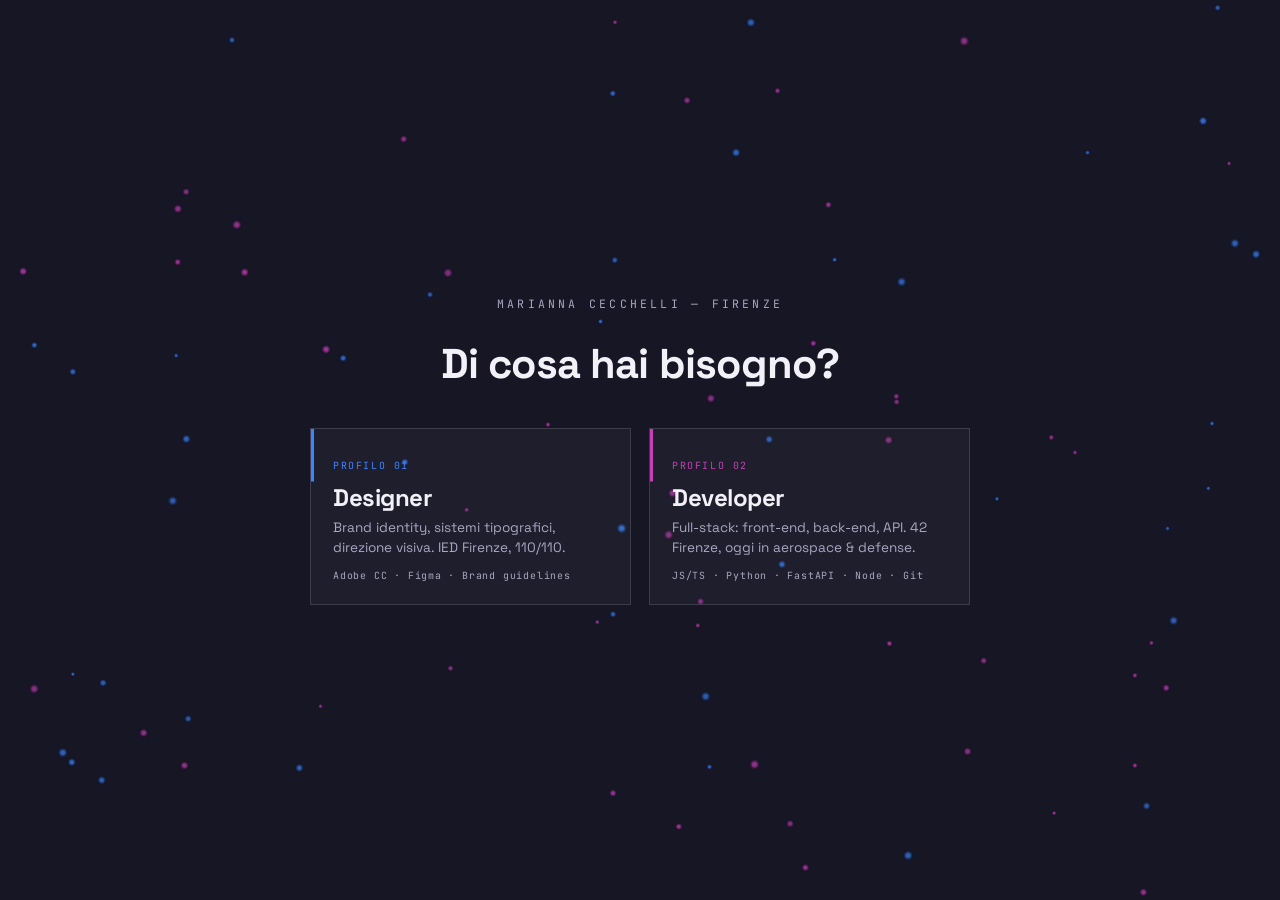
<file: index.html>
<!-- AVVERTENZA: questo file è GENERATO AUTOMATICAMENTE da generate_pages.py
     NON MODIFICARE: le tue modifiche verranno sovrascritte.
     Modifica invece templates/index_content.html -->
<!DOCTYPE html>
<html lang="it">
<head>
	<meta charset="UTF-8">
	<meta name="viewport" content="width=device-width, initial-scale=1.0">
	<title>Marianna Cecchelli — Visual Designer & Full-Stack Developer</title>
	<meta name="description" content="Portfolio di Marianna Cecchelli — Visual Designer & Full-Stack Developer. Firenze.">
	<link rel="preconnect" href="https://fonts.googleapis.com">
	<link rel="preconnect" href="https://fonts.gstatic.com" crossorigin>
	<link href="https://fonts.googleapis.com/css2?family=Space+Grotesk:wght@400;500;700&family=JetBrains+Mono:wght@400;700&display=swap" rel="stylesheet">
	<link rel="stylesheet" href="css/fonts.css">
	<link rel="stylesheet" href="css/style.css">
	<script>
	(function(){
		try{
			var params = new URLSearchParams(location.search);
			if (params.has('reset')){
				localStorage.removeItem('mc-lens');
			} else {
				var l = params.get('lens') || localStorage.getItem('mc-lens');
				if (l === 'design' || l === 'dev') document.documentElement.setAttribute('data-lens', l);
			}
		} catch(e){}
	})();
	</script>
</head>
<body>

<div class="lens-gate">
	<canvas id="gate-particles-canvas" class="particles-canvas" aria-hidden="true"></canvas>
	<p class="hero-eyebrow">Marianna Cecchelli — Firenze</p>
	<h1>Di cosa hai bisogno?</h1>
	<div class="lens-picker" role="group" aria-label="Scegli il profilo da cui guardare il portfolio">
		<button type="button" class="lens-card is-design" data-set-lens="design" aria-pressed="false">
			<span class="lc-kicker">Profilo 01</span>
			<h2>Designer</h2>
			<p>Brand identity, sistemi tipografici, direzione visiva. IED Firenze, 110/110.</p>
			<p class="lc-stack">Adobe CC · Figma · Brand guidelines</p>
		</button>
		<button type="button" class="lens-card is-dev" data-set-lens="dev" aria-pressed="false">
			<span class="lc-kicker">Profilo 02</span>
			<h2>Developer</h2>
			<p>Full-stack: front-end, back-end, API. 42 Firenze, oggi in aerospace &amp; defense.</p>
			<p class="lc-stack">JS/TS · Python · FastAPI · Node · Git</p>
		</button>
	</div>
</div>

<div class="lens-sweep" aria-hidden="true"></div>

<header class="site-header">
	<a href="index.html" class="logo"><img src="assets/img/logo.png" alt="Marianna Cecchelli" class="logo-img"></a>
	<div class="lens-pill">
		<span>Profilo: <b id="lens-name">—</b></span>
		<button type="button" id="lens-swap">ribalta</button>
	</div>
	<nav class="nav" id="site-nav">
		<a href="index.html" class="is-current">Home</a>
		<a href="about.html">About</a>
		<a href="portfolio.html">Portfolio</a>
		<a href="contatti.html">Contatti</a>
	</nav>
	<button class="nav-toggle" aria-label="Apri menu" aria-expanded="false" aria-controls="site-nav">
		<span></span><span></span><span></span>
	</button>
</header>

<main id="top">
<!-- COVER PARTICELLE → ROLL 3D → ATTERRA SULLA HERO -->
<div class="roll-stage">
	<div class="roll-sticky">

		<!-- Layer 1: cover particellare, in cima, ruota via -->
		<div class="roll-cover">
			<canvas id="particles-canvas" class="particles-canvas" aria-hidden="true"></canvas>
			<p id="cover-welcome" class="cover-welcome">
				<span class="cover-line1">welcome to my</span>
				<span class="cover-line2">playground</span>
			</p>
			<div class="hero-scroll" aria-hidden="true">
				<span></span> scroll
			</div>
		</div>

		<!-- Layer 2: hero reale, sotto, rivelata dal roll — particelle ambient proprie -->
		<section class="hero roll-hero-landing">
			<canvas id="hero-particles-canvas" class="particles-canvas hero-particles-canvas" aria-hidden="true"></canvas>

			<div class="hero-inner">
				<p class="hero-eyebrow"
					 data-both='Marianna Cecchelli — Visual Designer &amp; Full-Stack Developer'
					 data-design='Marianna Cecchelli — <span class="w-design">Designer</span>'
					 data-dev='Marianna Cecchelli — <span class="w-dev">Developer</span>'>
					Marianna Cecchelli — Visual Designer &amp; Full-Stack Developer
				</p>

				<h1 data-both='Chi <span class="w-design">progetta</span> è anche chi <span class="w-dev">costruisce</span>'
						data-design='Progetto identità visive<br>e poi le <span class="w-dev">costruisco</span>'
						data-dev='Costruisco applicazioni web<br>e prima le <span class="w-design">progetto</span>'>
					Chi <span class="w-design">progetta</span> è anche chi <span class="w-dev">costruisce</span>
				</h1>

				<p class="hero-sub"
					 data-both="Visual Designer e Full-Stack Developer. Due mestieri, una persona sola: scegli da quale lato guardarla."
					 data-design="Lato progetto: brand identity, sistemi visivi, interfacce. Il codice non sparisce — passa in secondo piano."
					 data-dev="Lato codice: applicazioni web, API, architettura. Il design non sparisce — passa in secondo piano.">
					Visual Designer e Full-Stack Developer. Due mestieri, una persona sola: scegli da quale lato guardarla.
				</p>
			</div>
		</section>

	</div>
</div>

<!-- SERVIZI -->
<section class="row-block" id="services">
	<div class="row-inner">
		<p class="meta" data-reveal>Cosa faccio</p>
		<h2 class="section-title" data-reveal>Servizi</h2>
		<div class="row-divider"></div>

		<p class="services-tools" data-reveal>
			<b>JavaScript / TypeScript</b> · <b>Python &amp; FastAPI</b> · <b>Node.js &amp; NestJS</b> · <b>REST</b> ·
			<b>Git &amp; Docker</b> · <b>Figma</b> · <b>Adobe Creative Suite</b>
		</p>

		<div class="services-grid">
			<div class="service-block is-dev" data-reveal>
				<span class="service-tag">Sviluppo</span>
				<h3>Sviluppo Web Full-Stack</h3>
				<p data-both="Applicazioni web complete: interfacce responsive e performanti, logica server-side con Python (FastAPI) e Node.js, integrazione REST e workflow Git strutturati."
					 data-dev="Applicazioni web complete: interfacce responsive e performanti, logica server-side con Python (FastAPI) e Node.js, integrazione REST e workflow Git strutturati. È il lavoro che faccio oggi, in ambito aerospace &amp; defense."
					 data-design="So cosa costa costruire ciò che disegno: consegno sistemi e file che uno sviluppatore può implementare senza doverli reinventare.">
					Applicazioni web complete: interfacce responsive e performanti, logica server-side con Python (FastAPI) e Node.js, integrazione REST e workflow Git strutturati.
				</p>
			</div>

			<div class="service-block is-design" data-reveal>
				<span class="service-tag">Design</span>
				<h3>Visual &amp; Brand Design</h3>
				<p data-both="Brand identity complete: logo, sistema tipografico, palette colori, tone of voice e brand guidelines, con Adobe Creative Suite e Figma."
					 data-design="Brand identity complete: logo, sistema tipografico, palette colori, tone of voice e brand guidelines, con Adobe Creative Suite e Figma. Formazione IED, mostra esposta e riconoscimenti di settore."
					 data-dev="Il design non è un livello che arriva dopo: componenti, spaziature e stati nascono come sistema, non come patch CSS a fine sprint.">
					Brand identity complete: logo, sistema tipografico, palette colori, tone of voice e brand guidelines, con Adobe Creative Suite e Figma.
				</p>
			</div>
		</div>
	</div>
</section>

<!-- PROGETTI RECENTI -->
<section class="row-block" id="work">
	<div class="row-inner">
		<p class="meta" data-reveal>Progetti recenti</p>
		<h2 class="section-title" data-reveal>Portfolio</h2>
		<div class="row-divider"></div>

		<div class="work-grid">
			<article class="work-card" data-lens="dev" data-reveal>
				<div class="work-media">
					<img src="assets/img/project-itrad-web.svg" alt="ITRAD — applicazioni web industriali" loading="lazy">
				</div>
				<div class="work-body">
					<div class="work-tags"><span>Web Development</span></div>
					<h3>ITRAD — Applicazioni web industriali</h3>
					<p data-both="Sviluppo e manutenzione di applicazioni web in ambiente aerospace &amp; defense, con focus su qualità del codice e scalabilità."
						 data-dev="Back-end Python/FastAPI, front-end TypeScript, API REST, code review e workflow Git in ambiente aerospace &amp; defense."
						 data-design="Interfacce per uso industriale: densità di dati alta, gerarchie chiare, stati leggibili anche sotto pressione operativa.">
						Sviluppo e manutenzione di applicazioni web in ambiente aerospace &amp; defense, con focus su qualità del codice e scalabilità.
					</p>
				</div>
			</article>

			<article class="work-card" data-lens="design" data-reveal>
				<div class="work-media">
					<img src="assets/img/project-itrad-brand.svg" alt="ITRAD — rebranding" loading="lazy">
				</div>
				<div class="work-body">
					<div class="work-tags"><span>Brand &amp; Design</span></div>
					<h3>ITRAD — Rebranding</h3>
					<p data-both="Rebranding completo della brand identity: logo, sistema tipografico, palette colori e brand guidelines."
						 data-design="Rebranding completo: logo, sistema tipografico, palette colori, applicazioni e brand guidelines per un'azienda del settore industriale."
						 data-dev="L'identità è poi diventata la base visiva delle interfacce che sviluppo per la stessa azienda: un sistema unico.">
						Rebranding completo della brand identity: logo, sistema tipografico, palette colori e brand guidelines.
					</p>
				</div>
			</article>

			<article class="work-card" data-lens="design" data-reveal>
				<div class="work-media">
					<img src="assets/img/project-edv.svg" alt="EdV — A Garden with a View" loading="lazy">
				</div>
				<div class="work-body">
					<div class="work-tags"><span>WordPress &amp; Strategy</span></div>
					<h3>EdV — A Garden with a View</h3>
					<p data-both="Rebranding, sito web e podcast per un brand locale."
						 data-design="Rebranding e identità, estesa al sito e alla comunicazione del podcast."
						 data-dev="Sito su WordPress: tema, struttura dei contenuti e messa a terra tecnica del brand.">
						Rebranding, sito web e podcast per un brand locale.
					</p>
				</div>
			</article>
		</div>

		<div class="work-more" data-reveal>
			<a href="portfolio.html" class="btn"
				 data-both="Vedi tutti i progetti →"
				 data-design="Vedi tutti i progetti di design →"
				 data-dev="Vedi tutti i progetti di sviluppo →">Vedi tutti i progetti →</a>
		</div>
	</div>
</section>

<!-- CTA CONTATTI -->
<section class="row-block" id="contatti-cta">
	<div class="row-inner">
		<p class="meta" data-reveal>Parliamone</p>
		<h2 class="section-title" data-reveal>Contattami</h2>
		<div class="row-divider"></div>

		<p class="lead" data-reveal
			 data-both="Firenze, in sede o da remoto. Se il progetto ha bisogno di entrambi i profili, tanto meglio."
			 data-design="Firenze, in sede o da remoto. Se ti serve un'identità che regga anche una volta messa in produzione, scrivimi."
			 data-dev="Firenze, in sede o da remoto. Se ti serve chi scrive il codice senza perdere di vista l'interfaccia, scrivimi.">
			Firenze, in sede o da remoto. Se il progetto ha bisogno di entrambi i profili, tanto meglio.
		</p>

		<div class="contact-cta-actions" data-reveal>
			<a href="mailto:cecchelli.marianna@gmail.com" class="btn">Scrivimi</a>
			<div class="contact-social-links" aria-label="Profili social">
				<a href="https://www.linkedin.com/in/marianna-cecchelli-49634823" target="_blank" rel="noopener" aria-label="Apri il profilo LinkedIn" title="LinkedIn">
					<svg class="contact-icon contact-icon-linkedin" viewBox="0 0 24 24" aria-hidden="true" focusable="false"><path d="M5 8.5A1.5 1.5 0 1 0 5 5.5a1.5 1.5 0 0 0 0 3ZM3.7 10.2h2.6V20H3.7v-9.8ZM8 10.2h2.5v1.3h.1c.4-.8 1.4-1.6 2.9-1.6 3.1 0 3.7 2 3.7 4.7V20h-2.6v-4.8c0-1.1 0-2.5-1.6-2.5s-1.8 1.2-1.8 2.4V20H8v-9.8Z"></path></svg>
				</a>
				<a href="https://github.com/mcecchel" target="_blank" rel="noopener" aria-label="Apri il profilo GitHub" title="GitHub">
					<svg class="contact-icon contact-icon-github" viewBox="0 0 24 24" aria-hidden="true" focusable="false"><path fill-rule="evenodd" d="M12 2.5a9.5 9.5 0 0 0-3 18.5c.5.1.7-.2.7-.5v-1.8c-2.8-.6-3.4-1.2-3.4-1.2-.5-1.2-1.1-1.5-1.1-1.5-.9-.6.1-.6.1-.6 1 0 1.5 1 1.5 1 .9 1.5 2.3 1.1 2.9.8.1-.6.4-1.1.7-1.3-2.2-.3-4.5-1.1-4.5-4.8 0-1.1.4-2 1-2.7-.1-.3-.4-1.3.1-2.7 0 0 .8-.3 2.8 1a9.5 9.5 0 0 1 5.1 0c2-1.3 2.8-1 2.8-1 .5 1.4.2 2.4.1 2.7.6.7 1 1.6 1 2.7 0 3.7-2.3 4.5-4.5 4.8.4.3.7.9.7 1.8v2.6c0 .3.2.6.7.5A9.5 9.5 0 0 0 12 2.5Z" clip-rule="evenodd"></path></svg>
				</a>
			</div>
		</div>
	</div>
</section>

</main>

<footer class="site-footer">
	<div class="row-inner">
		<div class="footer-main">
			<div class="footer-brand">
				<a href="index.html" class="footer-logo-link">
					<img src="assets/img/logo.png" alt="Marianna Cecchelli" class="logo-img footer-logo">
				</a>
				<p>Visual Designer &amp; Full-Stack Developer.<br>Firenze, in sede o da remoto.</p>
			</div>

			<nav class="footer-nav" aria-label="Navigazione footer">
				<p class="footer-label">Esplora</p>
				<a href="index.html">Home</a>
				<a href="about.html">About</a>
				<a href="portfolio.html">Portfolio</a>
				<a href="contatti.html">Contatti</a>
			</nav>

			<div class="footer-contact">
				<p class="footer-label">Contatti</p>
				<a href="mailto:cecchelli.marianna@gmail.com" aria-label="Invia una mail" title="Mail">
					<svg class="contact-icon" viewBox="0 0 24 24" aria-hidden="true" focusable="false"><rect x="3" y="5" width="18" height="14" rx="2"></rect><path d="m4 7 8 6 8-6"></path></svg>
					<span>Mail</span>
				</a>
				<a href="https://www.linkedin.com/in/marianna-cecchelli-49634823" target="_blank" rel="noopener" aria-label="Apri il profilo LinkedIn" title="LinkedIn">
					<svg class="contact-icon contact-icon-linkedin" viewBox="0 0 24 24" aria-hidden="true" focusable="false"><path d="M5 8.5A1.5 1.5 0 1 0 5 5.5a1.5 1.5 0 0 0 0 3ZM3.7 10.2h2.6V20H3.7v-9.8ZM8 10.2h2.5v1.3h.1c.4-.8 1.4-1.6 2.9-1.6 3.1 0 3.7 2 3.7 4.7V20h-2.6v-4.8c0-1.1 0-2.5-1.6-2.5s-1.8 1.2-1.8 2.4V20H8v-9.8Z"></path></svg>
					<span>LinkedIn</span>
				</a>
				<a href="https://github.com/mcecchel" target="_blank" rel="noopener" aria-label="Apri il profilo GitHub" title="GitHub">
					<svg class="contact-icon contact-icon-github" viewBox="0 0 24 24" aria-hidden="true" focusable="false"><path fill-rule="evenodd" d="M12 2.5a9.5 9.5 0 0 0-3 18.5c.5.1.7-.2.7-.5v-1.8c-2.8.6-3.4-1.2-3.4-1.2-.5-1.2-1.1-1.5-1.1-1.5-.9-.6.1-.6.1-.6 1 0 1.5 1 1.5 1 .9 1.5 2.3 1.1 2.9.8.1-.6.4-1.1.7-1.3-2.2-.3-4.5-1.1-4.5-4.8 0-1.1.4-2 1-2.7-.1-.3-.4-1.3.1-2.7 0 0 .8-.3 2.8 1a9.5 9.5 0 0 1 5.1 0c2-1.3 2.8-1 2.8-1 .5 1.4.2 2.4.1 2.7.6.7 1 1.6 1 2.7 0 3.7-2.3 4.5-4.5 4.8.4.3.7.9.7 1.8v2.6c0 .3.2.6.7.5A9.5 9.5 0 0 0 12 2.5Z" clip-rule="evenodd"></path></svg>
					<span>GitHub</span>
				</a>
			</div>
		</div>

		<div class="footer-bottom">
			<p>© <span id="year"></span> Marianna Cecchelli</p>
			<p>Contenuti e progetti in aggiornamento</p>
		</div>
	</div>
</footer>

<script src="js/script.js"></script>
</body>
</html>
</file>
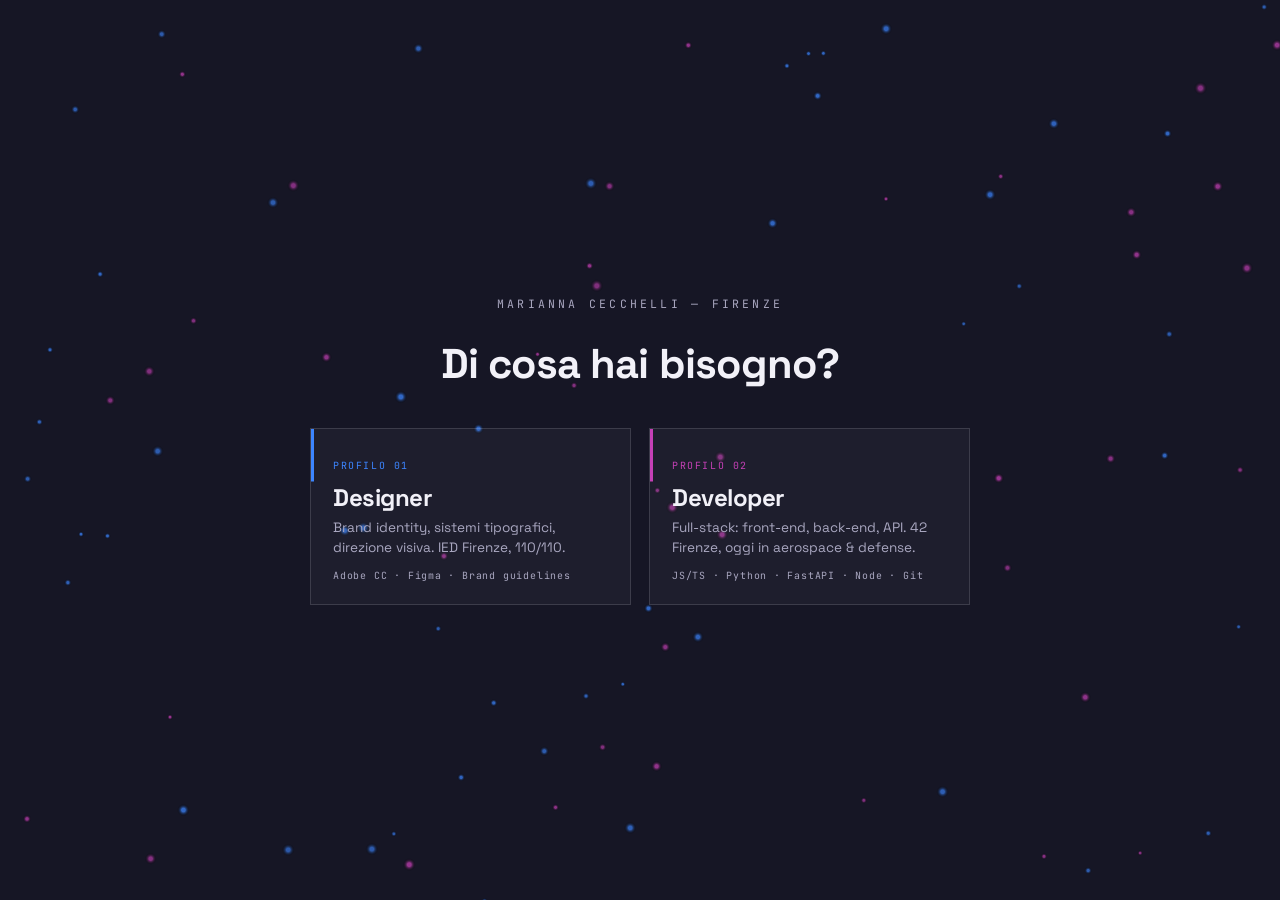
<file: about.html>
<!-- AVVERTENZA: questo file è GENERATO AUTOMATICAMENTE da generate_pages.py
     NON MODIFICARE: le tue modifiche verranno sovrascritte.
     Modifica invece templates/about_content.html -->
<!DOCTYPE html>
<html lang="it">
<head>
	<meta charset="UTF-8">
	<meta name="viewport" content="width=device-width, initial-scale=1.0">
	<title>About — Marianna Cecchelli</title>
	<meta name="description" content="Percorso, formazione, competenze ed esperienze di Marianna Cecchelli — Visual Designer & Full-Stack Developer.">
	<link rel="preconnect" href="https://fonts.googleapis.com">
	<link rel="preconnect" href="https://fonts.gstatic.com" crossorigin>
	<link href="https://fonts.googleapis.com/css2?family=Space+Grotesk:wght@400;500;700&family=JetBrains+Mono:wght@400;700&display=swap" rel="stylesheet">
	<link rel="stylesheet" href="css/fonts.css">
	<link rel="stylesheet" href="css/style.css">
	<script>
	(function(){
		try{
			var params = new URLSearchParams(location.search);
			if (params.has('reset')){
				localStorage.removeItem('mc-lens');
			} else {
				var l = params.get('lens') || localStorage.getItem('mc-lens');
				if (l === 'design' || l === 'dev') document.documentElement.setAttribute('data-lens', l);
			}
		} catch(e){}
	})();
	</script>
</head>
<body>

<div class="lens-gate">
	<canvas id="gate-particles-canvas" class="particles-canvas" aria-hidden="true"></canvas>
	<p class="hero-eyebrow">Marianna Cecchelli — Firenze</p>
	<h1>Di cosa hai bisogno?</h1>
	<div class="lens-picker" role="group" aria-label="Scegli il profilo da cui guardare il portfolio">
		<button type="button" class="lens-card is-design" data-set-lens="design" aria-pressed="false">
			<span class="lc-kicker">Profilo 01</span>
			<h2>Designer</h2>
			<p>Brand identity, sistemi tipografici, direzione visiva. IED Firenze, 110/110.</p>
			<p class="lc-stack">Adobe CC · Figma · Brand guidelines</p>
		</button>
		<button type="button" class="lens-card is-dev" data-set-lens="dev" aria-pressed="false">
			<span class="lc-kicker">Profilo 02</span>
			<h2>Developer</h2>
			<p>Full-stack: front-end, back-end, API. 42 Firenze, oggi in aerospace &amp; defense.</p>
			<p class="lc-stack">JS/TS · Python · FastAPI · Node · Git</p>
		</button>
	</div>
</div>

<div class="lens-sweep" aria-hidden="true"></div>

<header class="site-header">
	<a href="index.html" class="logo"><img src="assets/img/logo.png" alt="Marianna Cecchelli" class="logo-img"></a>
	<div class="lens-pill">
		<span>Profilo: <b id="lens-name">—</b></span>
		<button type="button" id="lens-swap">ribalta</button>
	</div>
	<nav class="nav" id="site-nav">
		<a href="index.html">Home</a>
		<a href="about.html">About</a>
		<a href="portfolio.html">Portfolio</a>
		<a href="contatti.html">Contatti</a>
	</nav>
	<button class="nav-toggle" aria-label="Apri menu" aria-expanded="false" aria-controls="site-nav">
		<span></span><span></span><span></span>
	</button>
</header>

<main id="top">

  <!-- PROFILO -->
  <section class="row-block page-head">
    <div class="row-inner">
      <p class="meta" data-reveal>Chi sono</p>
      <h2 class="section-title" data-reveal>About</h2>
      <div class="row-divider"></div>

      <div class="about-grid">
        <div class="about-photo" data-reveal>
          <img src="assets/img/about-photo.svg" alt="Marianna Cecchelli">
        </div>

        <div class="about-text" data-reveal>
          <p class="about-quote">Visual Designer &amp; Full-Stack Developer</p>
          <h1 data-both="Due formazioni, un modo solo di lavorare"
              data-design="Prima il progetto: forma, sistema, coerenza"
              data-dev="Prima il codice: struttura, logica, manutenibilità">
            Due formazioni, un modo solo di lavorare
          </h1>

          <p style="margin-top:20px;"
             data-both="Vengo dal design della comunicazione — <strong>IED Firenze, 110/110</strong> — e dalla programmazione — <strong>42 Firenze</strong>, dove la didattica peer-to-peer e i progetti in C/C++ mi hanno insegnato a smontare i problemi prima di risolverli. Non ho scelto tra le due cose: le uso insieme."
             data-design="Vengo dal design della comunicazione: <strong>IED Firenze, 110/110</strong>. Brand identity, sistemi tipografici, direzione visiva. È il mestiere in cui ho imparato che una forma regge solo se sotto c'è un sistema."
             data-dev="Vengo dalla programmazione: <strong>42 Firenze</strong>, didattica peer-to-peer, progetti in C e C++, algoritmi, reti, Unix. È la scuola in cui ho imparato a smontare i problemi prima di risolverli.">
            Vengo dal design della comunicazione — <strong>IED Firenze, 110/110</strong> — e dalla programmazione — <strong>42 Firenze</strong>, dove la didattica peer-to-peer e i progetti in C/C++ mi hanno insegnato a smontare i problemi prima di risolverli. Non ho scelto tra le due cose: le uso insieme.
          </p>

          <p data-both="Oggi lavoro come sviluppatrice web freelance in ambito industriale (aerospace &amp; defense), dopo un percorso da visual designer e da web developer / digital strategist per brand locali. La stessa persona che disegna il sistema poi lo mette in produzione."
             data-design="La parte visiva non finisce nel file di consegna: avendo poi sviluppato quelle stesse interfacce, progetto sapendo cosa succede quando l'identità incontra un browser, uno stato di errore o una tabella con mille righe."
             data-dev="Il codice non finisce nella pull request: avendo progettato l'identità di ciò che sviluppo, scrivo componenti che restano coerenti quando il prodotto cresce, invece di rincorrere l'interfaccia con patch CSS.">
            Oggi lavoro come sviluppatrice web freelance in ambito industriale (aerospace &amp; defense), dopo un percorso da visual designer e da web developer / digital strategist per brand locali. La stessa persona che disegna il sistema poi lo mette in produzione.
          </p>
        </div>
      </div>
    </div>
  </section>

  <!-- FORMAZIONE -->
  <section class="row-block">
    <div class="row-inner">
      <p class="meta" data-reveal>Percorso</p>
      <h2 class="section-title" data-reveal>Formazione</h2>
      <div class="row-divider"></div>

      <ul class="edu-list" data-reveal>
        <li>
          <div><strong>42 Firenze</strong><em>Programmazione — C, C++, algoritmi, reti, Unix</em></div>
          <span class="edu-when">nov 2024 — in corso</span>
        </li>
        <li>
          <div><strong>IED Firenze</strong><em>Design della comunicazione — 110/110</em></div>
          <span class="edu-when">2021 — 2024</span>
        </li>
        <li>
          <div><strong>Liceo Classico Carducci, Volterra</strong><em>Maturità classica — 88/100</em></div>
          <span class="edu-when">2016 — 2021</span>
        </li>
      </ul>

      <p class="lang-line" data-reveal>Lingue: italiano madrelingua · inglese C1 · francese B1</p>
    </div>
  </section>

  <!-- COMPETENZE — raggruppate per profilo -->
  <section class="row-block">
    <div class="row-inner">
      <p class="meta" data-reveal>Cosa so fare</p>
      <h2 class="section-title" data-reveal>Competenze</h2>
      <div class="row-divider"></div>

      <div class="skills-columns">
        <div class="skill-col is-dev" data-reveal>
          <span class="service-tag" style="background:#c540b6;">Developer</span>
          <h3>Costruire</h3>
          <div class="skill-group">
            <h4>Linguaggi</h4>
            <p>C · C++ · JavaScript · TypeScript · Python · HTML/CSS · Bash</p>
          </div>
          <div class="skill-group">
            <h4>Backend</h4>
            <p>FastAPI · NestJS · Node.js · API REST</p>
          </div>
          <div class="skill-group">
            <h4>Networking &amp; protocolli</h4>
            <p>TCP/IP · DNS · socket</p>
          </div>
          <div class="skill-group">
            <h4>Algoritmi &amp; strutture dati</h4>
            <p>Complessità, strutture, problem solving (42)</p>
          </div>
          <div class="skill-group">
            <h4>Tools</h4>
            <p>Git · Docker · Linux</p>
          </div>
        </div>

        <div class="skill-col is-design" data-reveal>
          <span class="service-tag" style="background:#3c85ff;">Designer</span>
          <h3>Progettare</h3>
          <div class="skill-group">
            <h4>Brand identity</h4>
            <p>Logo · sistema tipografico · palette · tone of voice · brand guidelines</p>
          </div>
          <div class="skill-group">
            <h4>UX / UI</h4>
            <p>Interfacce, design system, prototipazione</p>
          </div>
          <div class="skill-group">
            <h4>Frontend</h4>
            <p>Tailwind · CSS architetturale · Figma → codice</p>
          </div>
          <div class="skill-group">
            <h4>Strumenti</h4>
            <p>Adobe Creative Suite · Figma · WordPress</p>
          </div>
          <div class="skill-group">
            <h4>Comunicazione</h4>
            <p>Direzione visiva, editoriale, video</p>
          </div>
        </div>
      </div>
    </div>
  </section>

  <!-- ESPERIENZE -->
  <section class="row-block">
    <div class="row-inner">
      <p class="meta" data-reveal>Dove ho lavorato</p>
      <h2 class="section-title" data-reveal>Esperienze</h2>
      <div class="row-divider"></div>

      <div class="exp-list">
        <article class="exp-item" data-reveal>
          <p class="exp-when">apr 2026 — presente</p>
          <div>
            <h3>ITRAD</h3>
            <p class="exp-role">Sviluppatrice Web Freelance</p>
            <p>Sviluppo e manutenzione di applicazioni web in ambito aerospace &amp; defense: front-end in JavaScript/TypeScript, back-end in Python (FastAPI) e Node, integrazione di API REST, workflow Git.</p>
          </div>
        </article>

        <article class="exp-item" data-reveal>
          <p class="exp-when">feb 2026 — apr 2026</p>
          <div>
            <h3>ITRAD</h3>
            <p class="exp-role">Visual Designer Freelance</p>
            <p>Rebranding della brand identity aziendale: logo, sistema tipografico, palette colori, applicazioni e brand guidelines. Da qui è poi nata la collaborazione sullo sviluppo.</p>
          </div>
        </article>

        <article class="exp-item" data-reveal>
          <p class="exp-when">ott 2022 — apr 2024</p>
          <div>
            <h3>Freelance</h3>
            <p class="exp-role">Web Developer &amp; Digital Strategist</p>
            <p>Siti, identità e strategia digitale per brand locali: EdV — A Garden with a View, DiLeonardo, progetti di marketing territoriale.</p>
          </div>
        </article>
      </div>

      <div class="work-more" data-reveal>
        <a href="portfolio.html" class="btn">Guarda i progetti →</a>
      </div>
    </div>
  </section>


</main>

<footer class="site-footer">
	<div class="row-inner">
		<div class="footer-main">
			<div class="footer-brand">
				<a href="index.html" class="footer-logo-link">
					<img src="assets/img/logo.png" alt="Marianna Cecchelli" class="logo-img footer-logo">
				</a>
				<p>Visual Designer &amp; Full-Stack Developer.<br>Firenze, in sede o da remoto.</p>
			</div>

			<nav class="footer-nav" aria-label="Navigazione footer">
				<p class="footer-label">Esplora</p>
				<a href="index.html">Home</a>
				<a href="about.html">About</a>
				<a href="portfolio.html">Portfolio</a>
				<a href="contatti.html">Contatti</a>
			</nav>

			<div class="footer-contact">
				<p class="footer-label">Contatti</p>
				<a href="mailto:cecchelli.marianna@gmail.com" aria-label="Invia una mail" title="Mail">
					<svg class="contact-icon" viewBox="0 0 24 24" aria-hidden="true" focusable="false"><rect x="3" y="5" width="18" height="14" rx="2"></rect><path d="m4 7 8 6 8-6"></path></svg>
					<span>Mail</span>
				</a>
				<a href="https://www.linkedin.com/in/marianna-cecchelli-49634823" target="_blank" rel="noopener" aria-label="Apri il profilo LinkedIn" title="LinkedIn">
					<svg class="contact-icon contact-icon-linkedin" viewBox="0 0 24 24" aria-hidden="true" focusable="false"><path d="M5 8.5A1.5 1.5 0 1 0 5 5.5a1.5 1.5 0 0 0 0 3ZM3.7 10.2h2.6V20H3.7v-9.8ZM8 10.2h2.5v1.3h.1c.4-.8 1.4-1.6 2.9-1.6 3.1 0 3.7 2 3.7 4.7V20h-2.6v-4.8c0-1.1 0-2.5-1.6-2.5s-1.8 1.2-1.8 2.4V20H8v-9.8Z"></path></svg>
					<span>LinkedIn</span>
				</a>
				<a href="https://github.com/mcecchel" target="_blank" rel="noopener" aria-label="Apri il profilo GitHub" title="GitHub">
					<svg class="contact-icon contact-icon-github" viewBox="0 0 24 24" aria-hidden="true" focusable="false"><path fill-rule="evenodd" d="M12 2.5a9.5 9.5 0 0 0-3 18.5c.5.1.7-.2.7-.5v-1.8c-2.8.6-3.4-1.2-3.4-1.2-.5-1.2-1.1-1.5-1.1-1.5-.9-.6.1-.6.1-.6 1 0 1.5 1 1.5 1 .9 1.5 2.3 1.1 2.9.8.1-.6.4-1.1.7-1.3-2.2-.3-4.5-1.1-4.5-4.8 0-1.1.4-2 1-2.7-.1-.3-.4-1.3.1-2.7 0 0 .8-.3 2.8 1a9.5 9.5 0 0 1 5.1 0c2-1.3 2.8-1 2.8-1 .5 1.4.2 2.4.1 2.7.6.7 1 1.6 1 2.7 0 3.7-2.3 4.5-4.5 4.8.4.3.7.9.7 1.8v2.6c0 .3.2.6.7.5A9.5 9.5 0 0 0 12 2.5Z" clip-rule="evenodd"></path></svg>
					<span>GitHub</span>
				</a>
			</div>
		</div>

		<div class="footer-bottom">
			<p>© <span id="year"></span> Marianna Cecchelli</p>
			<p>Contenuti e progetti in aggiornamento</p>
		</div>
	</div>
</footer>

<script src="js/script.js"></script>
</body>
</html>
</file>
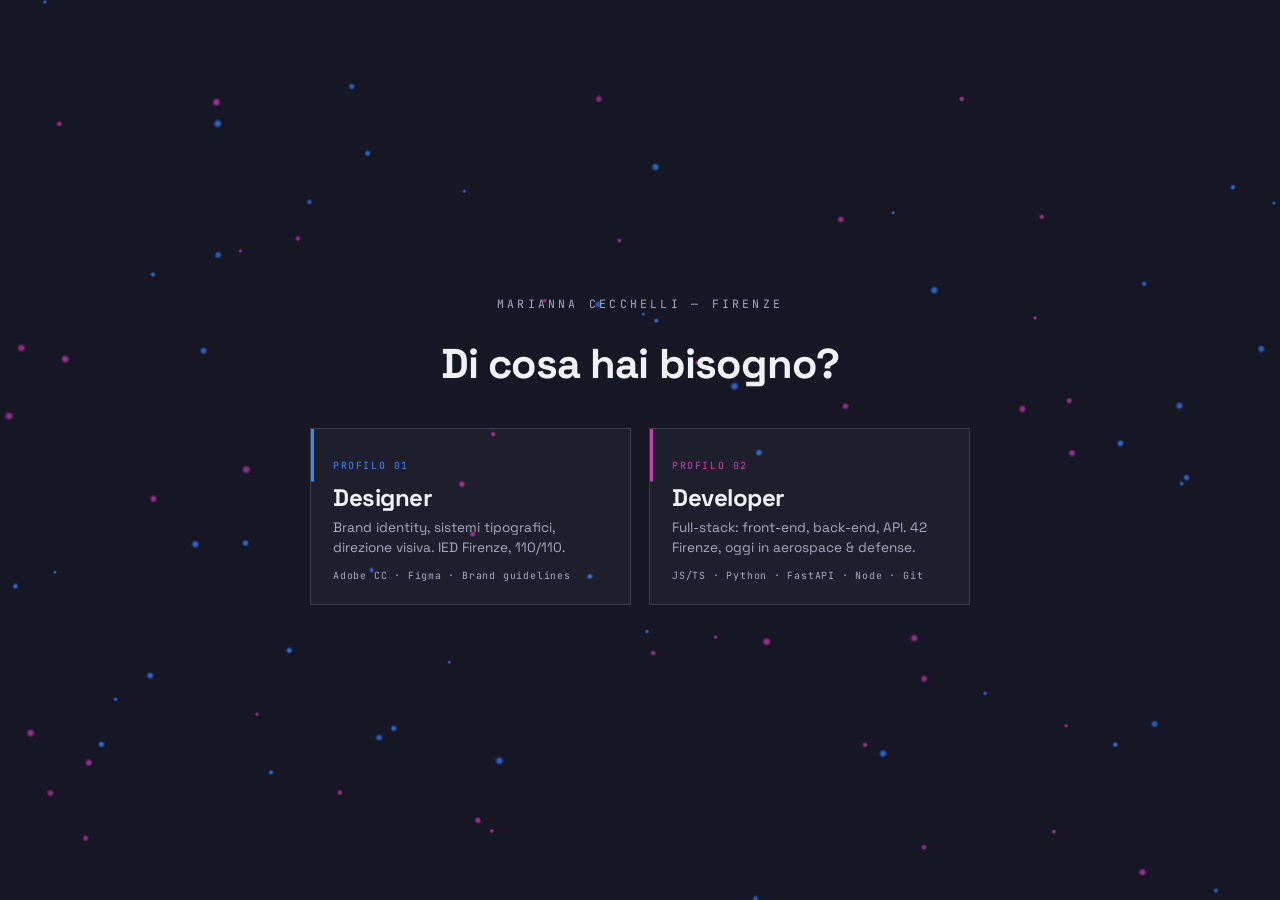
<file: contatti.html>
<!-- AVVERTENZA: questo file è GENERATO AUTOMATICAMENTE da generate_pages.py
     NON MODIFICARE: le tue modifiche verranno sovrascritte.
     Modifica invece templates/contatti_content.html -->
<!DOCTYPE html>
<html lang="it">
<head>
	<meta charset="UTF-8">
	<meta name="viewport" content="width=device-width, initial-scale=1.0">
	<title>Contatti — Marianna Cecchelli</title>
	<meta name="description" content="Contatti di Marianna Cecchelli — Visual Designer & Full-Stack Developer, Firenze.">
	<link rel="preconnect" href="https://fonts.googleapis.com">
	<link rel="preconnect" href="https://fonts.gstatic.com" crossorigin>
	<link href="https://fonts.googleapis.com/css2?family=Space+Grotesk:wght@400;500;700&family=JetBrains+Mono:wght@400;700&display=swap" rel="stylesheet">
	<link rel="stylesheet" href="css/fonts.css">
	<link rel="stylesheet" href="css/style.css">
	<script>
	(function(){
		try{
			var params = new URLSearchParams(location.search);
			if (params.has('reset')){
				localStorage.removeItem('mc-lens');
			} else {
				var l = params.get('lens') || localStorage.getItem('mc-lens');
				if (l === 'design' || l === 'dev') document.documentElement.setAttribute('data-lens', l);
			}
		} catch(e){}
	})();
	</script>
</head>
<body>

<div class="lens-gate">
	<canvas id="gate-particles-canvas" class="particles-canvas" aria-hidden="true"></canvas>
	<p class="hero-eyebrow">Marianna Cecchelli — Firenze</p>
	<h1>Di cosa hai bisogno?</h1>
	<div class="lens-picker" role="group" aria-label="Scegli il profilo da cui guardare il portfolio">
		<button type="button" class="lens-card is-design" data-set-lens="design" aria-pressed="false">
			<span class="lc-kicker">Profilo 01</span>
			<h2>Designer</h2>
			<p>Brand identity, sistemi tipografici, direzione visiva. IED Firenze, 110/110.</p>
			<p class="lc-stack">Adobe CC · Figma · Brand guidelines</p>
		</button>
		<button type="button" class="lens-card is-dev" data-set-lens="dev" aria-pressed="false">
			<span class="lc-kicker">Profilo 02</span>
			<h2>Developer</h2>
			<p>Full-stack: front-end, back-end, API. 42 Firenze, oggi in aerospace &amp; defense.</p>
			<p class="lc-stack">JS/TS · Python · FastAPI · Node · Git</p>
		</button>
	</div>
</div>

<div class="lens-sweep" aria-hidden="true"></div>

<header class="site-header">
	<a href="index.html" class="logo"><img src="assets/img/logo.png" alt="Marianna Cecchelli" class="logo-img"></a>
	<div class="lens-pill">
		<span>Profilo: <b id="lens-name">—</b></span>
		<button type="button" id="lens-swap">ribalta</button>
	</div>
	<nav class="nav" id="site-nav">
		<a href="index.html">Home</a>
		<a href="about.html">About</a>
		<a href="portfolio.html">Portfolio</a>
		<a href="contatti.html">Contatti</a>
	</nav>
	<button class="nav-toggle" aria-label="Apri menu" aria-expanded="false" aria-controls="site-nav">
		<span></span><span></span><span></span>
	</button>
</header>

<main id="top">

  <section class="row-block page-head">
    <div class="row-inner">
      <p class="meta" data-reveal>Parliamone</p>
      <h2 class="section-title" data-reveal>Contatti</h2>
      <div class="row-divider"></div>

      <h1 data-reveal style="max-width:20ch;"
          data-both="Scrivimi: dimmi da quale lato parte il progetto, al resto pensiamo insieme."
          data-design="Scrivimi: se serve un'identità che regga anche in produzione, parliamone."
          data-dev="Scrivimi: se serve chi scrive il codice senza perdere di vista l'interfaccia, parliamone.">
        Scrivimi: dimmi da quale lato parte il progetto, al resto pensiamo insieme.
      </h1>

      <p class="lead" data-reveal style="margin-top:20px;">
        Base a Firenze. Lavoro in sede o da remoto, su progetti di sviluppo web, brand identity o entrambi.
      </p>

      <div class="contact-avail" data-reveal>
        <span>Firenze</span>
        <span>In sede</span>
        <span>Da remoto</span>
        <span>Freelance</span>
      </div>

      <div class="row-divider short"></div>

      <div class="contact-social-links contact-page-links" data-reveal aria-label="Contatti e profili social">
        <a href="mailto:cecchelli.marianna@gmail.com" aria-label="Invia una mail" title="Mail">
          <svg class="contact-icon" viewBox="0 0 24 24" aria-hidden="true" focusable="false"><rect x="3" y="5" width="18" height="14" rx="2"></rect><path d="m4 7 8 6 8-6"></path></svg>
          <span>Mail</span>
        </a>
        <a href="https://www.linkedin.com/in/marianna-cecchelli-49634823" target="_blank" rel="noopener" aria-label="Apri il profilo LinkedIn" title="LinkedIn">
          <svg class="contact-icon contact-icon-linkedin" viewBox="0 0 24 24" aria-hidden="true" focusable="false"><path d="M5 8.5A1.5 1.5 0 1 0 5 5.5a1.5 1.5 0 0 0 0 3ZM3.7 10.2h2.6V20H3.7v-9.8ZM8 10.2h2.5v1.3h.1c.4-.8 1.4-1.6 2.9-1.6 3.1 0 3.7 2 3.7 4.7V20h-2.6v-4.8c0-1.1 0-2.5-1.6-2.5s-1.8 1.2-1.8 2.4V20H8v-9.8Z"></path></svg>
          <span>LinkedIn</span>
        </a>
        <a href="https://github.com/mcecchel" target="_blank" rel="noopener" aria-label="Apri il profilo GitHub" title="GitHub">
          <svg class="contact-icon contact-icon-github" viewBox="0 0 24 24" aria-hidden="true" focusable="false"><path fill-rule="evenodd" d="M12 2.5a9.5 9.5 0 0 0-3 18.5c.5.1.7-.2.7-.5v-1.8c-2.8-.6-3.4-1.2-3.4-1.2-.5-1.2-1.1-1.5-1.1-1.5-.9-.6.1-.6.1-.6 1 0 1.5 1 1.5 1 .9 1.5 2.3 1.1 2.9.8.1-.6.4-1.1.7-1.3-2.2-.3-4.5-1.1-4.5-4.8 0-1.1.4-2 1-2.7-.1-.3-.4-1.3.1-2.7 0 0 .8-.3 2.8 1a9.5 9.5 0 0 1 5.1 0c2-1.3 2.8-1 2.8-1 .5 1.4.2 2.4.1 2.7.6.7 1 1.6 1 2.7 0 3.7-2.3 4.5-4.5 4.8.4.3.7.9.7 1.8v2.6c0 .3.2.6.7.5A9.5 9.5 0 0 0 12 2.5Z" clip-rule="evenodd"></path></svg>
          <span>GitHub</span>
        </a>
      </div>
    </div>
  </section>


</main>

<footer class="site-footer">
	<div class="row-inner">
		<div class="footer-main">
			<div class="footer-brand">
				<a href="index.html" class="footer-logo-link">
					<img src="assets/img/logo.png" alt="Marianna Cecchelli" class="logo-img footer-logo">
				</a>
				<p>Visual Designer &amp; Full-Stack Developer.<br>Firenze, in sede o da remoto.</p>
			</div>

			<nav class="footer-nav" aria-label="Navigazione footer">
				<p class="footer-label">Esplora</p>
				<a href="index.html">Home</a>
				<a href="about.html">About</a>
				<a href="portfolio.html">Portfolio</a>
				<a href="contatti.html">Contatti</a>
			</nav>

			<div class="footer-contact">
				<p class="footer-label">Contatti</p>
				<a href="mailto:cecchelli.marianna@gmail.com" aria-label="Invia una mail" title="Mail">
					<svg class="contact-icon" viewBox="0 0 24 24" aria-hidden="true" focusable="false"><rect x="3" y="5" width="18" height="14" rx="2"></rect><path d="m4 7 8 6 8-6"></path></svg>
					<span>Mail</span>
				</a>
				<a href="https://www.linkedin.com/in/marianna-cecchelli-49634823" target="_blank" rel="noopener" aria-label="Apri il profilo LinkedIn" title="LinkedIn">
					<svg class="contact-icon contact-icon-linkedin" viewBox="0 0 24 24" aria-hidden="true" focusable="false"><path d="M5 8.5A1.5 1.5 0 1 0 5 5.5a1.5 1.5 0 0 0 0 3ZM3.7 10.2h2.6V20H3.7v-9.8ZM8 10.2h2.5v1.3h.1c.4-.8 1.4-1.6 2.9-1.6 3.1 0 3.7 2 3.7 4.7V20h-2.6v-4.8c0-1.1 0-2.5-1.6-2.5s-1.8 1.2-1.8 2.4V20H8v-9.8Z"></path></svg>
					<span>LinkedIn</span>
				</a>
				<a href="https://github.com/mcecchel" target="_blank" rel="noopener" aria-label="Apri il profilo GitHub" title="GitHub">
					<svg class="contact-icon contact-icon-github" viewBox="0 0 24 24" aria-hidden="true" focusable="false"><path fill-rule="evenodd" d="M12 2.5a9.5 9.5 0 0 0-3 18.5c.5.1.7-.2.7-.5v-1.8c-2.8.6-3.4-1.2-3.4-1.2-.5-1.2-1.1-1.5-1.1-1.5-.9-.6.1-.6.1-.6 1 0 1.5 1 1.5 1 .9 1.5 2.3 1.1 2.9.8.1-.6.4-1.1.7-1.3-2.2-.3-4.5-1.1-4.5-4.8 0-1.1.4-2 1-2.7-.1-.3-.4-1.3.1-2.7 0 0 .8-.3 2.8 1a9.5 9.5 0 0 1 5.1 0c2-1.3 2.8-1 2.8-1 .5 1.4.2 2.4.1 2.7.6.7 1 1.6 1 2.7 0 3.7-2.3 4.5-4.5 4.8.4.3.7.9.7 1.8v2.6c0 .3.2.6.7.5A9.5 9.5 0 0 0 12 2.5Z" clip-rule="evenodd"></path></svg>
					<span>GitHub</span>
				</a>
			</div>
		</div>

		<div class="footer-bottom">
			<p>© <span id="year"></span> Marianna Cecchelli</p>
			<p>Contenuti e progetti in aggiornamento</p>
		</div>
	</div>
</footer>

<script src="js/script.js"></script>
</body>
</html>
</file>
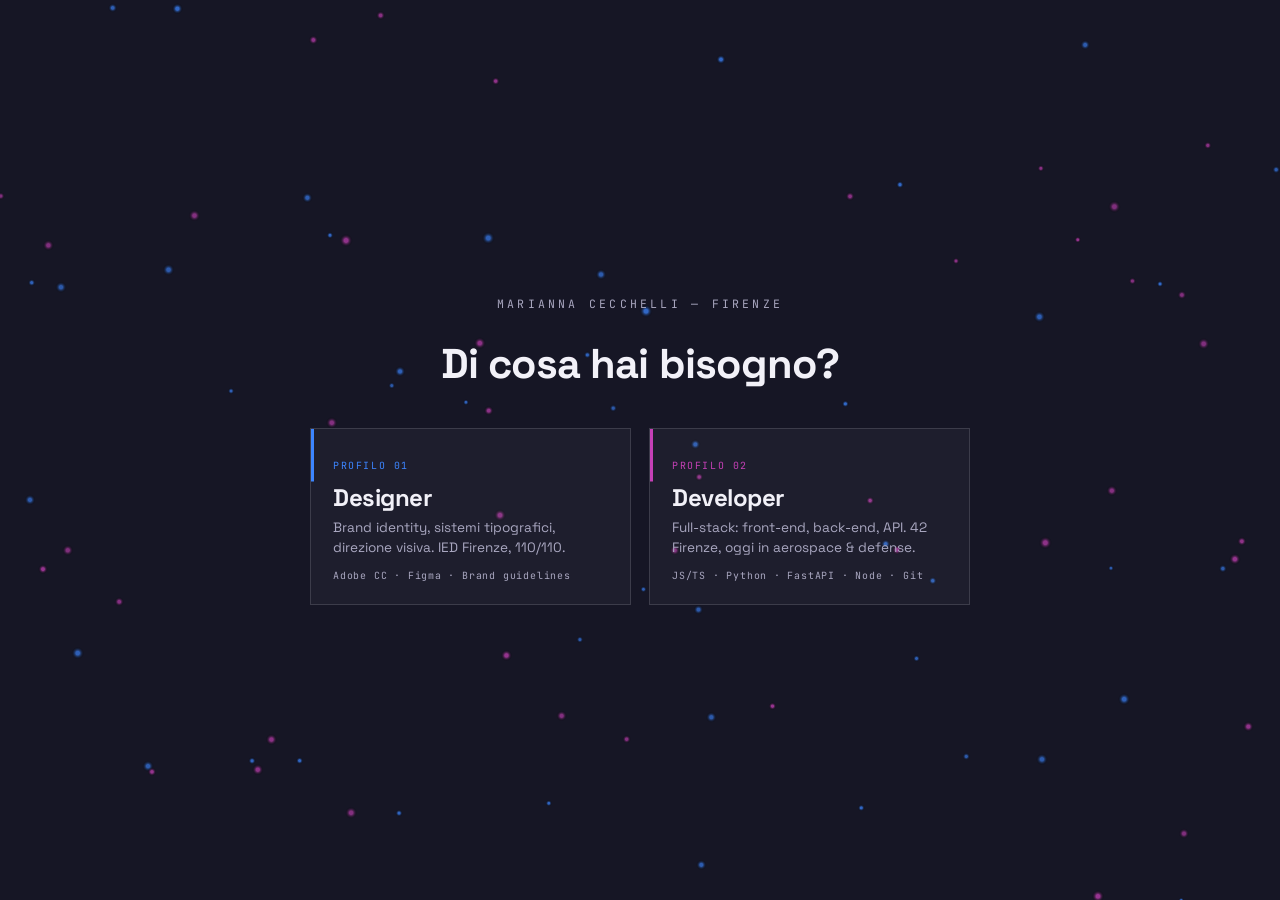
<file: portfolio.html>
<!-- AVVERTENZA: questo file è GENERATO AUTOMATICAMENTE da generate_pages.py
     NON MODIFICARE: le tue modifiche verranno sovrascritte.
     Modifica invece templates/portfolio_content.html -->
<!DOCTYPE html>
<html lang="it">
<head>
	<meta charset="UTF-8">
	<meta name="viewport" content="width=device-width, initial-scale=1.0">
	<title>Portfolio — Marianna Cecchelli</title>
	<meta name="description" content="Progetti di Marianna Cecchelli: sviluppo web, brand identity, WordPress & strategy, video.">
	<link rel="preconnect" href="https://fonts.googleapis.com">
	<link rel="preconnect" href="https://fonts.gstatic.com" crossorigin>
	<link href="https://fonts.googleapis.com/css2?family=Space+Grotesk:wght@400;500;700&family=JetBrains+Mono:wght@400;700&display=swap" rel="stylesheet">
	<link rel="stylesheet" href="css/fonts.css">
	<link rel="stylesheet" href="css/style.css">
	<script>
	(function(){
		try{
			var params = new URLSearchParams(location.search);
			if (params.has('reset')){
				localStorage.removeItem('mc-lens');
			} else {
				var l = params.get('lens') || localStorage.getItem('mc-lens');
				if (l === 'design' || l === 'dev') document.documentElement.setAttribute('data-lens', l);
			}
		} catch(e){}
	})();
	</script>
</head>
<body>

<div class="lens-gate">
	<canvas id="gate-particles-canvas" class="particles-canvas" aria-hidden="true"></canvas>
	<p class="hero-eyebrow">Marianna Cecchelli — Firenze</p>
	<h1>Di cosa hai bisogno?</h1>
	<div class="lens-picker" role="group" aria-label="Scegli il profilo da cui guardare il portfolio">
		<button type="button" class="lens-card is-design" data-set-lens="design" aria-pressed="false">
			<span class="lc-kicker">Profilo 01</span>
			<h2>Designer</h2>
			<p>Brand identity, sistemi tipografici, direzione visiva. IED Firenze, 110/110.</p>
			<p class="lc-stack">Adobe CC · Figma · Brand guidelines</p>
		</button>
		<button type="button" class="lens-card is-dev" data-set-lens="dev" aria-pressed="false">
			<span class="lc-kicker">Profilo 02</span>
			<h2>Developer</h2>
			<p>Full-stack: front-end, back-end, API. 42 Firenze, oggi in aerospace &amp; defense.</p>
			<p class="lc-stack">JS/TS · Python · FastAPI · Node · Git</p>
		</button>
	</div>
</div>

<div class="lens-sweep" aria-hidden="true"></div>

<header class="site-header">
	<a href="index.html" class="logo"><img src="assets/img/logo.png" alt="Marianna Cecchelli" class="logo-img"></a>
	<div class="lens-pill">
		<span>Profilo: <b id="lens-name">—</b></span>
		<button type="button" id="lens-swap">ribalta</button>
	</div>
	<nav class="nav" id="site-nav">
		<a href="index.html">Home</a>
		<a href="about.html">About</a>
		<a href="portfolio.html">Portfolio</a>
		<a href="contatti.html">Contatti</a>
	</nav>
	<button class="nav-toggle" aria-label="Apri menu" aria-expanded="false" aria-controls="site-nav">
		<span></span><span></span><span></span>
	</button>
</header>

<main id="top">

  <section class="row-block page-head">
    <div class="row-inner">
      <p class="meta" data-reveal>Progetti</p>
      <h2 class="section-title" data-reveal>Portfolio</h2>
      <div class="row-divider"></div>

      <p class="lead" data-reveal style="margin-bottom:38px;"
         data-both="Sviluppo, brand identity, WordPress e video. Il filtro parte da tutto: scegli tu da dove entrare."
         data-design="Il filtro parte da Brand &amp; Design, perché è il profilo che stai guardando. I progetti di sviluppo restano lì, a un click."
         data-dev="Il filtro parte da Web Development, perché è il profilo che stai guardando. I progetti di design restano lì, a un click.">
        Sviluppo, brand identity, WordPress e video. Il filtro parte da tutto: scegli tu da dove entrare.
      </p>

      <div class="work-filters" data-reveal>
        <button class="filter-btn is-active" data-filter="all">Tutti</button>
        <button class="filter-btn" data-filter="web">Web Development</button>
        <button class="filter-btn" data-filter="brand">Brand &amp; Design</button>
        <button class="filter-btn" data-filter="wp">WordPress &amp; Strategy</button>
        <button class="filter-btn" data-filter="video">Video</button>
      </div>

      <div class="work-grid">

        <article class="work-card" data-category="web" data-lens="dev" data-reveal>
          <div class="work-media"><img src="assets/img/project-itrad-web.svg" alt="ITRAD — applicazioni web industriali" loading="lazy"></div>
          <div class="work-body">
            <div class="work-tags"><span>Web Development</span></div>
            <h3>ITRAD — Applicazioni web industriali</h3>
            <p data-both="Sviluppo e manutenzione di applicazioni web in ambiente aerospace &amp; defense, con focus su qualità del codice e scalabilità."
               data-dev="Back-end Python/FastAPI, front-end TypeScript, API REST, code review e workflow Git in ambiente aerospace &amp; defense."
               data-design="Interfacce per uso industriale: densità di dati alta, gerarchie chiare, stati leggibili anche sotto pressione operativa.">
              Sviluppo e manutenzione di applicazioni web in ambiente aerospace &amp; defense, con focus su qualità del codice e scalabilità.
            </p>
          </div>
        </article>

        <article class="work-card" data-category="brand" data-lens="design" data-reveal>
          <div class="work-media"><img src="assets/img/project-itrad-brand.svg" alt="ITRAD — rebranding" loading="lazy"></div>
          <div class="work-body">
            <div class="work-tags"><span>Brand &amp; Design</span></div>
            <h3>ITRAD — Rebranding</h3>
            <p data-both="Rebranding completo: logo, sistema tipografico, palette colori e brand guidelines."
               data-design="Rebranding completo: logo, sistema tipografico, palette colori, applicazioni e brand guidelines per un'azienda industriale."
               data-dev="L'identità è poi diventata la base visiva delle interfacce che sviluppo per la stessa azienda: un sistema unico.">
              Rebranding completo: logo, sistema tipografico, palette colori e brand guidelines.
            </p>
          </div>
        </article>

        <article class="work-card" data-category="wp brand" data-lens="design" data-reveal>
          <div class="work-media"><img src="assets/img/project-edv.svg" alt="EdV — A Garden with a View" loading="lazy"></div>
          <div class="work-body">
            <div class="work-tags"><span>WordPress &amp; Strategy</span><span>Brand</span></div>
            <h3>EdV — A Garden with a View</h3>
            <p data-both="Rebranding, sito web e podcast per un brand locale."
               data-design="Rebranding e identità, estesa al sito e alla comunicazione del podcast."
               data-dev="Sito su WordPress: tema, struttura dei contenuti e messa a terra tecnica del brand.">
              Rebranding, sito web e podcast per un brand locale.
            </p>
          </div>
        </article>

        <article class="work-card" data-category="wp brand" data-lens="design" data-reveal>
          <div class="work-media"><img src="assets/img/project-dileonardo.svg" alt="DiLeonardo" loading="lazy"></div>
          <div class="work-body">
            <div class="work-tags"><span>WordPress &amp; Strategy</span></div>
            <h3>DiLeonardo</h3>
            <p data-both="Presenza digitale e comunicazione per un cliente locale: sito, contenuti e coerenza visiva."
               data-design="Identità e comunicazione visiva coordinata, dal sito ai materiali."
               data-dev="Sito WordPress e struttura dei contenuti, con impianto tecnico manutenibile dal cliente.">
              Presenza digitale e comunicazione per un cliente locale: sito, contenuti e coerenza visiva.
            </p>
          </div>
        </article>

        <article class="work-card" data-category="wp brand" data-lens="design" data-reveal>
          <div class="work-media"><img src="assets/img/project-territorio.svg" alt="Marketing territoriale" loading="lazy"></div>
          <div class="work-body">
            <div class="work-tags"><span>WordPress &amp; Strategy</span></div>
            <h3>Marketing territoriale</h3>
            <p data-both="Progetti di promozione del territorio: strategia digitale, contenuti e identità visiva."
               data-design="Sistema visivo e contenuti per raccontare un territorio senza cadere nel folklore."
               data-dev="Impianto web e gestione dei contenuti per campagne di promozione territoriale.">
              Progetti di promozione del territorio: strategia digitale, contenuti e identità visiva.
            </p>
          </div>
        </article>

        <article class="work-card" data-category="brand" data-lens="design" data-reveal>
          <div class="work-media"><img src="assets/img/project-distanziamento.svg" alt="Mostra D-I-S-T-A-N-Z-I-A-M-E-N-T-O" loading="lazy"></div>
          <div class="work-body">
            <div class="work-tags"><span>Brand &amp; Design</span><span>Mostra</span></div>
            <h3>D-I-S-T-A-N-Z-I-A-M-E-N-T-O</h3>
            <p data-both="Progetto espositivo presentato a IED Firenze e pubblicato su FrizziFrizzi."
               data-design="Progetto espositivo: ricerca visiva sul distanziamento, esposto a IED Firenze e pubblicato su FrizziFrizzi."
               data-dev="Progetto espositivo esposto a IED Firenze e pubblicato su FrizziFrizzi — ricerca visiva, fuori dal browser.">
              Progetto espositivo presentato a IED Firenze e pubblicato su FrizziFrizzi.
            </p>
          </div>
        </article>

        <article class="work-card" data-category="video brand" data-lens="design" data-reveal>
          <div class="work-media"><img src="assets/img/project-spot.svg" alt="Spot School Award 2023" loading="lazy"></div>
          <div class="work-body">
            <div class="work-tags"><span>Video</span></div>
            <h3>Spot School Award 2023</h3>
            <p data-both="Short List Nazionale, sezione TV."
               data-design="Short List Nazionale, sezione TV: concept, direzione visiva e realizzazione."
               data-dev="Short List Nazionale, sezione TV — progetto video.">
              Short List Nazionale, sezione TV.
            </p>
          </div>
        </article>

        <article class="work-card" data-category="video" data-lens="design" data-reveal>
          <div class="work-media"><img src="assets/img/project-fiorentina.svg" alt="Il video di Lorenzo 26 — ACF Fiorentina" loading="lazy"></div>
          <div class="work-body">
            <div class="work-tags"><span>Video</span></div>
            <h3>ACF Fiorentina — Il video di Lorenzo 26</h3>
            <p data-both="Secondo posto al contest video."
               data-design="Secondo posto: montaggio, ritmo e racconto visivo."
               data-dev="Secondo posto al contest video.">
              Secondo posto al contest video.
            </p>
          </div>
        </article>

      </div>
    </div>
  </section>


</main>

<footer class="site-footer">
	<div class="row-inner">
		<div class="footer-main">
			<div class="footer-brand">
				<a href="index.html" class="footer-logo-link">
					<img src="assets/img/logo.png" alt="Marianna Cecchelli" class="logo-img footer-logo">
				</a>
				<p>Visual Designer &amp; Full-Stack Developer.<br>Firenze, in sede o da remoto.</p>
			</div>

			<nav class="footer-nav" aria-label="Navigazione footer">
				<p class="footer-label">Esplora</p>
				<a href="index.html">Home</a>
				<a href="about.html">About</a>
				<a href="portfolio.html">Portfolio</a>
				<a href="contatti.html">Contatti</a>
			</nav>

			<div class="footer-contact">
				<p class="footer-label">Contatti</p>
				<a href="mailto:cecchelli.marianna@gmail.com" aria-label="Invia una mail" title="Mail">
					<svg class="contact-icon" viewBox="0 0 24 24" aria-hidden="true" focusable="false"><rect x="3" y="5" width="18" height="14" rx="2"></rect><path d="m4 7 8 6 8-6"></path></svg>
					<span>Mail</span>
				</a>
				<a href="https://www.linkedin.com/in/marianna-cecchelli-49634823" target="_blank" rel="noopener" aria-label="Apri il profilo LinkedIn" title="LinkedIn">
					<svg class="contact-icon contact-icon-linkedin" viewBox="0 0 24 24" aria-hidden="true" focusable="false"><path d="M5 8.5A1.5 1.5 0 1 0 5 5.5a1.5 1.5 0 0 0 0 3ZM3.7 10.2h2.6V20H3.7v-9.8ZM8 10.2h2.5v1.3h.1c.4-.8 1.4-1.6 2.9-1.6 3.1 0 3.7 2 3.7 4.7V20h-2.6v-4.8c0-1.1 0-2.5-1.6-2.5s-1.8 1.2-1.8 2.4V20H8v-9.8Z"></path></svg>
					<span>LinkedIn</span>
				</a>
				<a href="https://github.com/mcecchel" target="_blank" rel="noopener" aria-label="Apri il profilo GitHub" title="GitHub">
					<svg class="contact-icon contact-icon-github" viewBox="0 0 24 24" aria-hidden="true" focusable="false"><path fill-rule="evenodd" d="M12 2.5a9.5 9.5 0 0 0-3 18.5c.5.1.7-.2.7-.5v-1.8c-2.8.6-3.4-1.2-3.4-1.2-.5-1.2-1.1-1.5-1.1-1.5-.9-.6.1-.6.1-.6 1 0 1.5 1 1.5 1 .9 1.5 2.3 1.1 2.9.8.1-.6.4-1.1.7-1.3-2.2-.3-4.5-1.1-4.5-4.8 0-1.1.4-2 1-2.7-.1-.3-.4-1.3.1-2.7 0 0 .8-.3 2.8 1a9.5 9.5 0 0 1 5.1 0c2-1.3 2.8-1 2.8-1 .5 1.4.2 2.4.1 2.7.6.7 1 1.6 1 2.7 0 3.7-2.3 4.5-4.5 4.8.4.3.7.9.7 1.8v2.6c0 .3.2.6.7.5A9.5 9.5 0 0 0 12 2.5Z" clip-rule="evenodd"></path></svg>
					<span>GitHub</span>
				</a>
			</div>
		</div>

		<div class="footer-bottom">
			<p>© <span id="year"></span> Marianna Cecchelli</p>
			<p>Contenuti e progetti in aggiornamento</p>
		</div>
	</div>
</footer>

<script src="js/script.js"></script>
</body>
</html>
</file>
<file: css/fonts.css>
/* =============================================================================
   FONT — Urban Spray (il tuo file, incorporato in base64 così funziona anche
   aprendo il sito da file:// o spostando la cartella).
   Se preferisci servirlo dal disco, sostituisci il blocco qui sotto con:

   @font-face {
     font-family: 'UrbanSpray';
     src: url('../assets/fonts/urban_spray/URBAN-SPRAY.ttf') format('truetype');
     font-display: swap;
   }
   ============================================================================= */

@font-face {
  font-family: 'UrbanSpray';
  font-display: swap;
  src: url([data-uri]) format('truetype');
}
</file>
<file: css/style.css>
/* =============================================================================
	 MARIANNA CECCHELLI — PORTFOLIO
	 Foglio di stile condiviso (index / about / portfolio / contatti)

	 Sistema: 1 fondo + 2 accent. La DUALITÀ è una variabile sola (--dom / --sub)
	 che si ribalta quando il visitatore sceglie l'anima Designer o Developer.
	 ============================================================================= */

*, *::before, *::after { box-sizing: border-box; margin: 0; padding: 0; }

:root{
	/* palette — punto fermo */
	--bg:#161625;
	--blue:#3c85ff;
	--magenta:#c540b6;
	--text:#f2f1f8;
	--dim:#a9a7c0;

	/* dominante / subordinato: TUTTO il sito legge queste due, mai --blue/--magenta */
	--dom:var(--blue);
	--sub:var(--magenta);
	--dom-rgb:60,133,255;
	--sub-rgb:197,64,182;
	--mix:50%;                 /* equilibrio del gradiente: 50% = doppia anima */

	--grad:linear-gradient(100deg,
			var(--dom) 0%,
			var(--dom) calc(var(--mix) - 20%),
			var(--sub) calc(var(--mix) + 28%),
			var(--sub) 100%);

	/* tipografia:
		 - Urban Spray: SOLO accenti (cover + titoli di sezione). Maiuscolo, dosato.
		 - Space Grotesk: titoli, UI e testo. Grottesca leggermente "storta": sta
			 esattamente tra il lato progetto e il lato codice.
		 - JetBrains Mono: etichette, numeri, meta — la voce del codice. */
	--ff-spray:'UrbanSpray', 'Impact', sans-serif;
	--ff-body:'Space Grotesk', system-ui, sans-serif;
	--ff-mono:'JetBrains Mono', ui-monospace, monospace;

	--wrap:1180px;
}

/* --- I DUE PROFILI --------------------------------------------------------
	 Non sono due temi cromatici: cambiano colore dominante, gerarchia dei
	 contenuti, copy, ordine dei progetti, texture di fondo e segno grafico. */
html[data-lens="design"]{
	--dom:var(--blue); --sub:var(--magenta);
	--dom-rgb:60,133,255;  --sub-rgb:197,64,182;
	--mix:72%;
}
html[data-lens="dev"]{
	--dom:var(--magenta); --sub:var(--blue);
	--dom-rgb:197,64,182;  --sub-rgb:60,133,255;
	--mix:72%;
}

html{ scroll-behavior:smooth; }

body{
	background:var(--bg);
	color:var(--text);
	font-family:var(--ff-body);
	line-height:1.6;
	overflow-x:hidden;
	-webkit-font-smoothing:antialiased;
}
img{ max-width:100%; display:block; }
a{ color:inherit; text-decoration:none; }
ul{ list-style:none; }
button{ font:inherit; color:inherit; }
:focus-visible{ outline:2px solid var(--dom); outline-offset:3px; }

/* texture di fondo: griglia tecnica (Developer) vs velo spray (Designer) */
body::before{
	content:''; position:fixed; inset:0; z-index:0; pointer-events:none;
	opacity:0; transition:opacity .6s ease, background .6s ease;
}
html[data-lens="dev"] body::before{
	opacity:.30;
	background-image:
		linear-gradient(rgba(197,64,182,.10) 1px, transparent 1px),
		linear-gradient(90deg, rgba(197,64,182,.10) 1px, transparent 1px);
	background-size:64px 64px;
}
html[data-lens="design"] body::before{
	opacity:.45;
	background-image:
		radial-gradient(circle at 12% 18%, rgba(60,133,255,.16), transparent 42%),
		radial-gradient(circle at 88% 72%, rgba(60,133,255,.12), transparent 46%);
}
.site-header, main, .site-footer{ position:relative; z-index:1; }

/* =========================================================================
	 LAYOUT
	 ========================================================================= */
.row-block{ width:100%; padding:120px 6vw; }
.row-inner{ max-width:var(--wrap); margin:0 auto; }
@media (max-width:700px){ .row-block{ padding:78px 6vw; } }

/* divisore: tratto di marker netto, doppia passata (niente colature) */
.row-divider{
	width:100%; max-width:var(--wrap); height:12px; margin:30px auto 60px;
	background:var(--grad);
	-webkit-mask:var(--marker) no-repeat center / 100% 100%;
					mask:var(--marker) no-repeat center / 100% 100%;
	--marker:url("data:image/svg+xml,%3Csvg xmlns='http://www.w3.org/2000/svg' viewBox='0 0 1180 12' preserveAspectRatio='none'%3E%3Cpath d='M4 7.4 L1176 4.2 L1176 8.8 L4 10.4 Z' fill='%23fff'/%3E%3Cpath d='M20 3.1 L560 2.0 L556 4.3 L20 5.2 Z' fill='%23fff' opacity='.5'/%3E%3C/svg%3E");
	transition:background .5s ease;
}
.row-divider.short{ max-width:200px; margin:24px 0 44px; }

/* etichetta ricorrente: cambia segno col profilo (mono `//` vs spray `✦`) */
.meta{
	font-family:var(--ff-mono);
	font-size:.72rem; letter-spacing:.16em; text-transform:uppercase;
	color:var(--dim);
}
html[data-lens="dev"] .meta::before{ content:'// '; color:var(--dom); }
html[data-lens="design"] .meta::before{ content:'✦ '; color:var(--dom); }

/* titolo di sezione: font pulito, leggibile (Urban Spray resta solo sulla cover:
	 la texture "spray" del font ha decine di micro-triangoli incorporati nei glifi,
	 a queste dimensioni diventa rumore che rompe la leggibilità) */
.section-title{
	font-family:var(--ff-body);
	font-weight:700;
	font-size:clamp(2.8rem,7vw,5rem);
	line-height:1.15;
	letter-spacing:-.02em;
	color:var(--dom);
}
@supports (background-clip:text) or (-webkit-background-clip:text){
	.section-title{
		background:var(--grad);
		-webkit-background-clip:text; background-clip:text; color:transparent;
	}
}
h1,h2,h3{ font-family:var(--ff-body); font-weight:700; letter-spacing:-.02em; line-height:1.15; }
.lead{ color:var(--dim); font-size:1.05rem; max-width:60ch; }

/* =========================================================================
	 HEADER
	 ========================================================================= */
.site-header{
	position:fixed; top:0; left:0; right:0; z-index:100;
	display:flex; align-items:center; justify-content:space-between; gap:18px;
	padding:20px 6vw;
	background:linear-gradient(to bottom, rgba(11,11,20,.75), rgba(11,11,20,0));
}
.logo{ display:flex; align-items:center; }
.logo-img{ height:34px; width:auto; display:block; mix-blend-mode:screen; }

.nav{ display:flex; gap:30px; align-items:center; }
.nav a{ font-size:.92rem; color:rgba(242,241,248,.72); position:relative; padding:4px 0; transition:color .25s ease; }
.nav a::after{ content:''; position:absolute; left:0; bottom:0; width:0; height:2px; background:var(--grad); transition:width .25s ease; }
.nav a:hover, .nav a.is-current{ color:var(--text); }
.nav a:hover::after, .nav a.is-current::after{ width:100%; }

/* indicatore di profilo: compare solo quando un'anima è stata scelta */
.lens-pill{
	display:flex; align-items:center; gap:9px;
	font-family:var(--ff-mono); font-size:.64rem; letter-spacing:.1em; text-transform:uppercase;
	border:1px solid rgba(242,241,248,.18); border-radius:999px; padding:6px 8px 6px 13px;
	opacity:0; transform:translateY(-6px); pointer-events:none;
	transition:opacity .35s ease, transform .35s ease, border-color .5s ease;
}
html[data-lens] .lens-pill{ opacity:1; transform:none; pointer-events:auto; border-color:rgba(var(--dom-rgb),.6); }
.lens-pill b{ color:var(--dom); font-weight:700; }
.lens-pill button{
	background:none; border:1px solid rgba(242,241,248,.22); border-radius:999px;
	padding:3px 9px; cursor:pointer; font-family:var(--ff-mono); font-size:.6rem;
	transition:background .2s ease, border-color .2s ease, color .2s ease;
}
.lens-pill button:hover{ background:var(--dom); border-color:var(--dom); color:var(--bg); }

/* --- gate d'ingresso: prima di scegliere design/dev non esiste "entrambi",
	 il resto del sito resta nascosto finché non si sceglie ------------------ */
.lens-gate{
	position:fixed; inset:0; z-index:50; background:var(--bg);
	display:flex; flex-direction:column; align-items:center; justify-content:center;
	text-align:center; padding:6vw;
}
.lens-gate > *:not(.particles-canvas){ position:relative; z-index:1; }
.lens-gate .particles-canvas{ z-index:0; }
.lens-gate h1{ font-size:clamp(1.8rem,4vw,2.6rem); margin:10px 0 4px; }
html[data-lens] .lens-gate{ display:none; }
html:not([data-lens]) body{ overflow:hidden; }
html:not([data-lens]) body > *:not(.lens-gate){ display:none; }

.nav-toggle{ display:none; flex-direction:column; gap:5px; background:none; border:none; cursor:pointer; padding:6px; }
.nav-toggle span{ width:24px; height:2px; background:var(--text); display:block; }
@media (max-width:940px){
	.nav{
		display:none; position:fixed; top:72px; right:6vw; flex-direction:column; gap:18px;
		background:var(--bg); border:1px solid rgba(242,241,248,.15); border-radius:12px; padding:26px 34px;
	}
	.nav.is-open{ display:flex; }
	.nav-toggle{ display:flex; }
	.lens-pill{ display:none; }
}

/* =========================================================================
	 HOME — cover particellare → roll 3D → hero
	 ========================================================================= */
.roll-stage{ position:relative; height:230vh; }
.roll-sticky{ position:sticky; top:0; height:100vh; overflow:hidden; perspective:1700px; }
.roll-cover, .roll-hero-landing{ position:absolute; inset:0; width:100%; height:100%; }
.roll-cover{
	z-index:2; background:var(--bg); transform-origin:top center;
	backface-visibility:hidden; will-change:transform, opacity;
}
.roll-hero-landing{ z-index:1; }
.particles-canvas{ position:absolute; inset:0; width:100%; height:100%; }
.hero-particles-canvas{ z-index:0; }

.cover-welcome{
	position:absolute; inset:0;
	display:flex; flex-direction:column; align-items:center; justify-content:center;
	text-align:center; color:var(--text); pointer-events:none;
	opacity:0; filter:blur(12px); will-change:opacity, filter, transform;
}
.cover-line1{
	display:block; font-family:var(--ff-mono);
	font-size:clamp(.75rem,1.8vw,1rem); letter-spacing:.34em; text-transform:uppercase;
	color:var(--dim);
}
/* "playground" — Urban Spray, gradiente blu→magenta, glow neon */
.cover-line2{
	display:block; font-family:var(--ff-spray); text-transform:uppercase;
	font-size:clamp(3.4rem,12vw,8.5rem); line-height:1.6; letter-spacing:.02em;
	margin-top:-6px;
	color:var(--blue); /* fallback */
}
@supports (background-clip:text) or (-webkit-background-clip:text){
	.cover-line2{
		background:linear-gradient(120deg, var(--blue), var(--magenta));
		-webkit-background-clip:text; background-clip:text; color:transparent;
	}
}
.hero-scroll{
	position:absolute; bottom:30px; left:50%; transform:translateX(-50%); z-index:3;
	pointer-events:none; font-family:var(--ff-mono); font-size:.66rem;
	letter-spacing:.22em; text-transform:uppercase; color:var(--dim);
	display:flex; flex-direction:column; align-items:center; gap:10px;
}
.hero-scroll span{ width:1px; height:40px; background:linear-gradient(to bottom, var(--blue), transparent); display:block; }

.hero{ min-height:100%; height:100%; display:flex; align-items:center; justify-content:center; position:relative; }
.hero-inner{ width:100%; max-width:var(--wrap); padding:90px 5% 0; position:relative; z-index:1; text-align:center; }
.hero-eyebrow{
	font-family:var(--ff-mono); font-size:.72rem; letter-spacing:.28em; text-transform:uppercase;
	color:var(--dim); margin-bottom:16px;
}
.hero .hero-eyebrow{ font-weight:700; }
.hero h1{
	font-size:clamp(2.1rem,5.4vw,4rem);
	line-height:1.06; max-width:17ch; margin:0 auto;
}
.w-design{ color:var(--blue); }
.w-dev{ color:var(--magenta); }
.hero-sub{ margin-top:20px; color:var(--dim); font-size:1rem; max-width:54ch; margin-inline:auto; }

/* --- selettore duale ------------------------------------------------------ */
.lens-picker{ display:grid; grid-template-columns:1fr 1fr; gap:18px; max-width:660px; margin:36px auto 0; }
.lens-card{
	position:relative; text-align:left; cursor:pointer; overflow:hidden;
	background:rgba(242,241,248,.035);
	border:1px solid rgba(242,241,248,.14);
	padding:22px 22px 20px;
	transition:transform .25s ease, border-color .3s ease, background .3s ease;
}
.lens-card::before{
	content:''; position:absolute; inset:0; pointer-events:none; opacity:0; transition:opacity .35s ease;
	background:
		radial-gradient(circle at 85% 115%, rgba(var(--c),.4), transparent 62%),
		radial-gradient(circle at 8% -12%, rgba(var(--c),.2), transparent 55%);
}
.lens-card::after{
	content:''; position:absolute; left:0; top:0; bottom:0; width:3px;
	background:rgb(var(--c)); transform:scaleY(.3); transform-origin:top; transition:transform .35s ease;
}
.lens-card:hover{ transform:translateY(-4px); border-color:rgba(var(--c),.65); }
.lens-card:hover::before, .lens-card[aria-pressed="true"]::before{ opacity:1; }
.lens-card:hover::after, .lens-card[aria-pressed="true"]::after{ transform:scaleY(1); }
.lens-card[aria-pressed="true"]{ border-color:rgb(var(--c)); background:rgba(var(--c),.1); }
.lens-card.is-design{ --c:60,133,255; }
.lens-card.is-dev{ --c:197,64,182; }
.lens-card .lc-kicker{
	font-family:var(--ff-mono); font-size:.62rem; letter-spacing:.16em; text-transform:uppercase;
	color:rgb(var(--c));
}
.lens-card h2{ font-size:1.5rem; margin:8px 0 6px; }
.lens-card p{ font-size:.85rem; color:var(--dim); line-height:1.45; }
.lens-card .lc-stack{
	margin-top:12px; font-family:var(--ff-mono); font-size:.62rem; letter-spacing:.08em; color:var(--dim);
}
@media (max-width:640px){
	.lens-picker{ grid-template-columns:1fr; gap:12px; }
	.hero-inner{ padding-top:76px; }
}

/* passata di spray al cambio profilo */
.lens-sweep{
	position:fixed; inset:0; z-index:200; pointer-events:none; opacity:0;
	mix-blend-mode:screen; transform:translateX(-100%);
	background:linear-gradient(100deg, transparent 0%, rgba(var(--dom-rgb),.85) 45%, rgba(var(--sub-rgb),.5) 62%, transparent 100%);
}
.lens-sweep.is-running{ animation:sweep .85s cubic-bezier(.7,0,.2,1); }
@keyframes sweep{
	0%{ opacity:0; transform:translateX(-100%) skewX(-8deg); }
	22%{ opacity:.9; }
	100%{ opacity:0; transform:translateX(100%) skewX(-8deg); }
}

/* =========================================================================
	 SERVIZI
	 ========================================================================= */
.services-tools{ font-family:var(--ff-mono); font-size:.78rem; color:var(--dim); line-height:2; margin-bottom:52px; }
.services-tools b{ color:var(--text); font-weight:400; }
.services-grid{ display:grid; grid-template-columns:repeat(auto-fit,minmax(min(300px,100%),1fr)); gap:22px; }
.service-block{
	position:relative; padding:30px 28px 28px;
	background:rgba(242,241,248,.035); border:1px solid rgba(242,241,248,.12);
	transition:transform .25s ease, border-color .3s ease, background .5s ease;
}
.service-block::after{ content:''; position:absolute; left:-1px; top:-1px; bottom:-1px; width:2px; background:rgb(var(--c)); }
.service-block:hover{ transform:translateY(-3px); border-color:rgba(var(--c),.5); }
.service-block.is-dev{ --c:197,64,182; }
.service-block.is-design{ --c:60,133,255; }
.service-tag{
	display:inline-block; font-family:var(--ff-mono); font-weight:700; font-size:.62rem;
	letter-spacing:.12em; text-transform:uppercase; color:var(--bg); background:rgb(var(--c)); padding:3px 9px;
}
.service-block h3{ font-size:1.25rem; margin:16px 0 10px; }
.service-block p{ font-size:.92rem; color:var(--dim); }
html[data-lens="dev"] .service-block.is-dev,
html[data-lens="design"] .service-block.is-design{
	order:-1; background:rgba(var(--dom-rgb),.08); border-color:rgba(var(--dom-rgb),.42);
}

/* =========================================================================
	 PROGETTI
	 ========================================================================= */
.work-filters{ display:flex; gap:10px; flex-wrap:wrap; margin-bottom:34px; }
.filter-btn{
	background:none; border:1px solid rgba(242,241,248,.28); color:inherit;
	padding:9px 18px; border-radius:999px; cursor:pointer;
	font-family:var(--ff-mono); font-size:.7rem; letter-spacing:.08em; text-transform:uppercase;
	transition:border-color .2s ease, background .2s ease, color .2s ease;
}
.filter-btn:hover{ border-color:var(--text); }
.filter-btn.is-active{ background:var(--dom); border-color:var(--dom); color:var(--bg); box-shadow:0 0 22px rgba(var(--dom-rgb),.35); }

.work-grid{ display:grid; grid-template-columns:repeat(auto-fit,minmax(280px,1fr)); gap:26px; }
.work-card{ position:relative; display:flex; flex-direction:column; transition:opacity .4s ease; }
.work-card.is-hidden{ display:none; }
.work-media{ position:relative; aspect-ratio:4/3; overflow:hidden; background:rgba(0,0,0,.25); border:1px solid rgba(242,241,248,.1); }
.work-media img{ width:100%; height:100%; object-fit:cover; transition:transform .6s ease; }
.work-media::after{
	content:''; position:absolute; inset:0; pointer-events:none; mix-blend-mode:screen;
	background:
		radial-gradient(circle at 18% 82%, rgba(var(--dom-rgb),.5), transparent 44%),
		radial-gradient(circle at 78% 16%, rgba(var(--sub-rgb),.42), transparent 46%),
		radial-gradient(circle at 60% 70%, rgba(var(--dom-rgb),.26), transparent 30%);
	opacity:0; transform:scale(1.16); transition:opacity .45s ease, transform .6s ease;
}
.work-card:hover .work-media img{ transform:scale(1.07); }
.work-card:hover .work-media::after{ opacity:1; transform:scale(1); }
.work-body{ padding:16px 2px 0; }
.work-tags{ display:flex; gap:8px; flex-wrap:wrap; margin-bottom:8px; }
.work-tags span{ font-family:var(--ff-mono); font-size:.62rem; letter-spacing:.1em; text-transform:uppercase; color:var(--dim); }
.work-body h3{ font-size:1.15rem; margin-bottom:8px; }
.work-body p{ font-size:.88rem; color:var(--dim); }

/* il profilo scelto porta avanti i suoi progetti e attenua gli altri:
	 niente sparisce, l'altra anima resta sempre visibile */
html[data-lens="dev"] .work-card[data-lens="dev"],
html[data-lens="design"] .work-card[data-lens="design"]{ order:-1; }
html[data-lens="dev"] .work-card[data-lens="design"],
html[data-lens="design"] .work-card[data-lens="dev"]{ opacity:.42; }
html[data-lens] .work-card:hover{ opacity:1; }

.work-more{ margin-top:46px; }
.btn{
	display:inline-block; padding:13px 26px; border:1px solid var(--dom); border-radius:999px;
	font-family:var(--ff-mono); font-size:.74rem; letter-spacing:.12em; text-transform:uppercase; color:var(--dom);
	transition:background .25s ease, color .25s ease, box-shadow .25s ease;
}
.btn:hover{ background:var(--dom); color:var(--bg); box-shadow:0 0 26px rgba(var(--dom-rgb),.4); }

/* =========================================================================
	 ABOUT
	 ========================================================================= */
.page-head{ padding:160px 6vw 0; }
.page-head .row-inner{ max-width:var(--wrap); }

.about-grid{ display:grid; grid-template-columns:320px 1fr; gap:56px; align-items:start; }
@media (max-width:860px){ .about-grid{ grid-template-columns:1fr; gap:34px; } }
.about-photo{ position:relative; border:1px solid rgba(242,241,248,.14); }
.about-photo img{ aspect-ratio:1/1; object-fit:cover; width:100%; }
.about-photo::after{
	content:''; position:absolute; inset:0; pointer-events:none; mix-blend-mode:screen;
	background:radial-gradient(circle at 20% 85%, rgba(var(--dom-rgb),.4), transparent 48%),
						 radial-gradient(circle at 82% 12%, rgba(var(--sub-rgb),.3), transparent 46%);
}
.about-quote{
	font-family:var(--ff-mono); font-size:.8rem; letter-spacing:.06em; color:var(--dom);
	margin-bottom:14px;
}
.about-text p{ color:var(--dim); margin-bottom:16px; }
.about-text p strong{ color:var(--text); font-weight:500; }

.edu-list{ display:flex; flex-direction:column; }
.edu-list li{
	display:flex; justify-content:space-between; gap:12px; flex-wrap:wrap;
	padding:18px 0; border-bottom:1px solid rgba(242,241,248,.12);
}
.edu-list li strong{ font-weight:700; }
.edu-list li em{ display:block; font-style:normal; color:var(--dim); font-size:.9rem; }
.edu-list li .edu-when{ font-family:var(--ff-mono); font-size:.72rem; color:var(--dim); letter-spacing:.08em; white-space:nowrap; }
.lang-line{ margin-top:26px; font-family:var(--ff-mono); font-size:.78rem; color:var(--dim); letter-spacing:.06em; }

/* competenze raggruppate per anima: la dualità guida la struttura */
.skills-columns{ display:grid; grid-template-columns:1fr 1fr; gap:26px; }
@media (max-width:860px){ .skills-columns{ grid-template-columns:1fr; } }
.skill-col{
	border:1px solid rgba(242,241,248,.12); padding:28px 26px;
	background:rgba(242,241,248,.03);
	transition:border-color .4s ease, background .5s ease;
}
.skill-col.is-dev{ --c:197,64,182; }
.skill-col.is-design{ --c:60,133,255; }
.skill-col h3{ font-size:1.2rem; margin:10px 0 20px; color:rgb(var(--c)); }
.skill-group{ margin-bottom:18px; }
.skill-group h4{
	font-family:var(--ff-mono); font-size:.66rem; letter-spacing:.14em; text-transform:uppercase;
	color:var(--dim); margin-bottom:8px; font-weight:400;
}
.skill-group p{ font-size:.92rem; }
html[data-lens="dev"] .skill-col.is-dev,
html[data-lens="design"] .skill-col.is-design{ order:-1; border-color:rgba(var(--dom-rgb),.45); background:rgba(var(--dom-rgb),.07); }
html[data-lens="dev"] .skill-col.is-design,
html[data-lens="design"] .skill-col.is-dev{ opacity:.6; }
html[data-lens] .skill-col:hover{ opacity:1; }

.exp-list{ display:flex; flex-direction:column; gap:0; }
.exp-item{
	display:grid; grid-template-columns:190px 1fr; gap:30px;
	padding:26px 0; border-top:1px solid rgba(242,241,248,.12);
}
@media (max-width:760px){ .exp-item{ grid-template-columns:1fr; gap:8px; } }
.exp-when{ font-family:var(--ff-mono); font-size:.72rem; letter-spacing:.08em; color:var(--dom); padding-top:4px; }
.exp-item h3{ font-size:1.1rem; margin-bottom:4px; }
.exp-role{ font-family:var(--ff-mono); font-size:.72rem; letter-spacing:.08em; color:var(--dim); margin-bottom:10px; }
.exp-item p{ color:var(--dim); font-size:.92rem; }

/* =========================================================================
	 CONTATTI
	 ========================================================================= */
.contact-grid{ display:grid; grid-template-columns:repeat(auto-fit,minmax(230px,1fr)); gap:26px; }
.contact-item{ border-top:1px solid rgba(242,241,248,.14); padding-top:18px; }
.contact-item .meta{ margin-bottom:8px; color:var(--dom); }
.contact-item a, .contact-item p{ font-size:1rem; }
.contact-item a{ border-bottom:1px solid rgba(242,241,248,.25); padding-bottom:2px; transition:color .25s ease, border-color .25s ease; }
.contact-item a:hover{ color:var(--dom); border-color:var(--dom); }
.contact-avail{
	display:flex; gap:12px; flex-wrap:wrap; margin-top:34px;
	font-family:var(--ff-mono); font-size:.72rem; letter-spacing:.08em; text-transform:uppercase; color:var(--dim);
}
.contact-avail span{ border:1px solid rgba(242,241,248,.2); border-radius:999px; padding:7px 14px; }

/* =========================================================================
	 FOOTER + REVEAL + REDUCED MOTION
	 ========================================================================= */
.site-footer{ border-top:1px solid rgba(242,241,248,.1); padding:62px 6vw 28px; color:var(--dim); }
.site-footer .row-inner{ max-width:var(--wrap); }
.footer-main{ display:grid; grid-template-columns:1.5fr .7fr 1fr; gap:44px; padding-bottom:54px; }
.footer-brand{ display:flex; flex-direction:column; align-items:flex-start; gap:18px; }
.footer-logo-link{ display:inline-flex; }
.footer-logo{ height:30px; }
.footer-brand p{ max-width:30ch; font-size:.9rem; line-height:1.6; }
.footer-nav, .footer-contact{ display:flex; flex-direction:column; align-items:flex-start; gap:9px; }
.footer-label{
	margin-bottom:8px; color:var(--dom); font-family:var(--ff-mono); font-size:.66rem;
	letter-spacing:.14em; text-transform:uppercase;
}
.footer-nav a, .footer-contact a{ font-size:.88rem; transition:color .2s ease; }
.footer-contact a{ display:inline-flex; align-items:center; gap:10px; }
.contact-item a{ display:inline-flex; align-items:center; gap:10px; }
.contact-cta-actions{ display:flex; align-items:center; gap:24px; margin-top:36px; }
.contact-social-links{ display:flex; align-items:center; gap:18px; }
.contact-social-links a{ display:inline-flex; align-items:center; gap:10px; }
.contact-social-links a:hover{ color:var(--dom); }
.contact-page-links{ margin-top:36px; gap:24px; }
.contact-icon{ width:18px; height:18px; fill:none; stroke:currentColor; stroke-width:1.7; stroke-linecap:round; stroke-linejoin:round; }
.contact-icon-linkedin, .contact-icon-github{ fill:currentColor; stroke:none; }
.footer-nav a:hover, .footer-contact a:hover{ color:var(--dom); }
.footer-bottom{
	display:flex; justify-content:space-between; gap:14px; flex-wrap:wrap;
	padding-top:22px; border-top:1px solid rgba(242,241,248,.1);
	font-family:var(--ff-mono); font-size:.7rem; letter-spacing:.08em;
}
@media (max-width:700px){
	.footer-main{ grid-template-columns:1fr; gap:30px; padding-bottom:40px; }
	.footer-bottom{ flex-direction:column; gap:8px; }
}

@media (max-width:640px){
	.contact-cta-actions{ align-items:flex-start; flex-direction:column; gap:22px; }
	.contact-page-links{ align-items:flex-start; flex-direction:column; gap:14px; }
}

[data-reveal]{ opacity:0; transform:translateY(22px); transition:opacity .7s ease, transform .7s ease; }
[data-reveal].is-visible{ opacity:1; transform:none; }

@media (prefers-reduced-motion:reduce){
	html{ scroll-behavior:auto; }
	.roll-stage{ height:auto; }
	.roll-sticky{ position:relative; height:auto; overflow:visible; perspective:none; }
	.roll-cover{ display:none; }
	.roll-hero-landing{ position:relative !important; height:auto; opacity:1 !important; padding:150px 0 90px; }
	.lens-sweep{ display:none; }
	[data-reveal]{ opacity:1; transform:none; transition:none; }
	.work-card, .service-block, .lens-card, .btn{ transition:none; }
}
</file>
